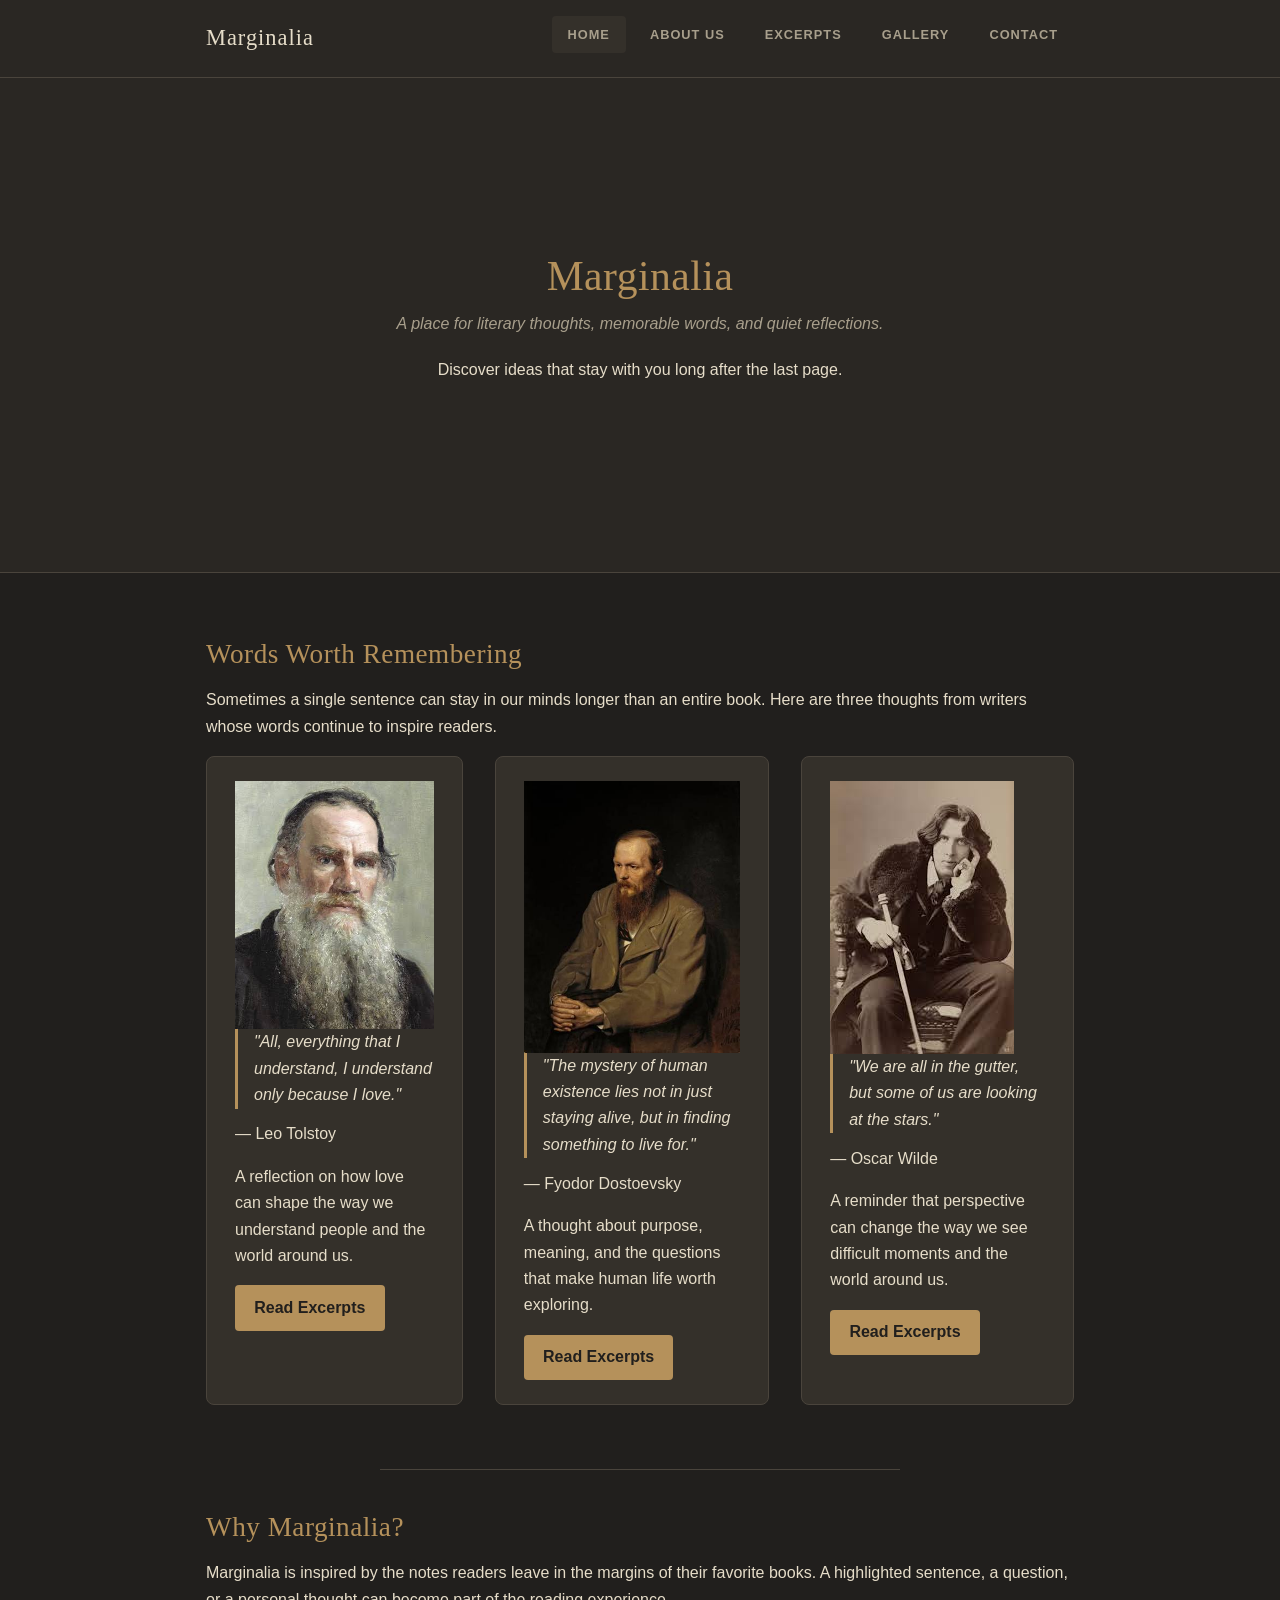
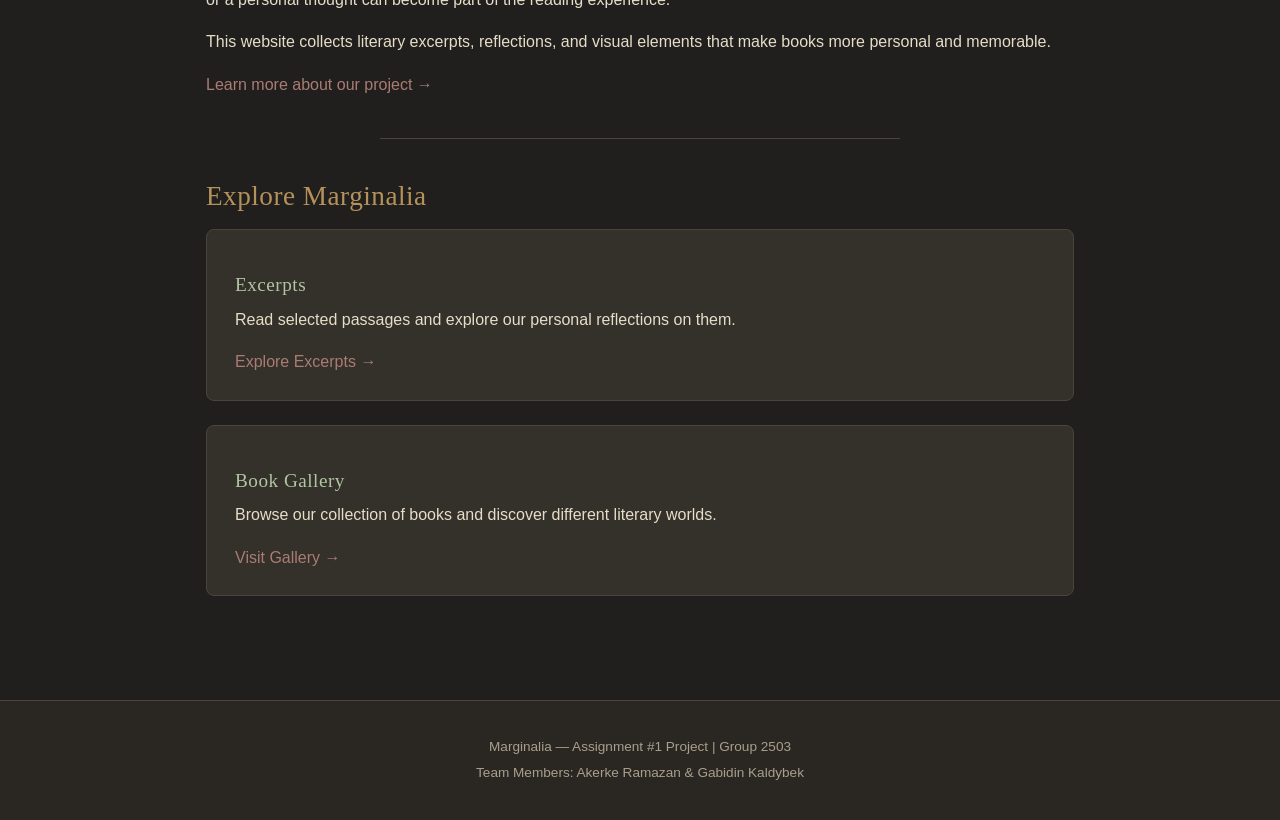
<file: index.html>
<!DOCTYPE html>
<html lang="en">
<head>
    <meta charset="UTF-8">
    <meta name="viewport" content="width=device-width, initial-scale=1.0">

    <title>Marginalia — A Place for Literary Thoughts</title>

    <meta
        name="description"
        content="Marginalia is a literary space for quotes, reflections, excerpts, and ideas from books."
    >

    <link rel="stylesheet" href="css/style.css">
</head>

<body>
	<header class="site-header">
		<div class="container header-inner">
			<a href="index.html" id="site-title">Marginalia</a>
			<nav>
        <ul class="nav-menu">
          <li><b><a href="index.html" class="active">Home</a></b></li>
          <li><b><a href="about.html" >About Us</a></b></li>
          <li><b><a href="excerpts.html">Excerpts</a></b></li>
          <li><b><a href="gallery.html" >Gallery</a></b></li>
          <li><b><a href="contact.html" >Contact</a></b></li>
        </ul>
      </nav>
		</div>
	</header>
	<section id="hero">
		<h1>Marginalia</h1>
		<p class="tagline">A place for literary thoughts, memorable words, and quiet reflections.</p>
		<p>Discover ideas that stay with you long after the last page.</p>
	</section>
	<main>
		<div class="container">
			<section>
				<h2>Words Worth Remembering</h2>
				<p>Sometimes a single sentence can stay in our minds longer than an entire book. Here are three thoughts from writers whose words continue to inspire readers.</p>
				<div class="card-row">
					<div class="quote-card card">
						<img src="images/leo-tolstoy.jpg" alt="Portrait of Leo Tolstoy" class="author-photo">
						<div class="quote-card-content">
							<blockquote>"All, everything that I understand, I understand only because I love."</blockquote>
							<p class="quote-author">— Leo Tolstoy</p>
							<p>A reflection on how love can shape the way we understand people and the world around us.</p>
							<a href="excerpts.html" class="card-button">Read Excerpts</a>
						</div>
					</div>
					<div class="quote-card card">
						<img src="images/fyodor-dostoevsky.jpg" alt="Portrait of Fyodor Dostoevsky" class="author-photo">
						<div class="quote-card-content">
							<blockquote>"The mystery of human existence lies not in just staying alive, but in finding something to live for."</blockquote>
							<p class="quote-author">— Fyodor Dostoevsky</p>
							<p>A thought about purpose, meaning, and the questions that make human life worth exploring.</p>
							<a href="excerpts.html" class="card-button">Read Excerpts</a>
						</div>
					</div>
					<div class="quote-card card">
						<img src="images/oscar-wilde.jpg" alt="Portrait of Oscar Wilde" class="author-photo">
						<div class="quote-card-content">
							<blockquote>"We are all in the gutter, but some of us are looking at the stars."</blockquote>
							<p class="quote-author">— Oscar Wilde</p>
							<p>A reminder that perspective can change the way we see difficult moments and the world around us.</p>
							<a href="excerpts.html" class="card-button">Read Excerpts</a>
						</div>
					</div>
				</div>
			</section>
			<hr class="section-divider">
			<section>
				<h2>Why Marginalia?</h2>
				<p>Marginalia is inspired by the notes readers leave in the margins of their favorite books. A highlighted sentence, a question, or a personal thought can become part of the reading experience.</p>
				<p>This website collects literary excerpts, reflections, and visual elements that make books more personal and memorable.</p>
				<a href="about.html">Learn more about our project →</a>
			</section>
			<hr class="section-divider">
			<section>
				<h2>Explore Marginalia</h2>
				<div class="card">
					<h3>Excerpts</h3>
					<p>Read selected passages and explore our personal reflections on them.</p>
					<a href="excerpts.html">Explore Excerpts →</a>
				</div>
				<div class="card">
					<h3>Book Gallery</h3>
					<p>Browse our collection of books and discover different literary worlds.</p>
					<a href="gallery.html">Visit Gallery →</a>
				</div>
			</section>
		</div>
	</main>

   <footer>
    <p>Marginalia — Assignment #1 Project | Group 2503</p>
    <p>Team Members: Akerke Ramazan &amp; Gabidin Kaldybek</p>
  </footer>


</body>
</html>
</file>
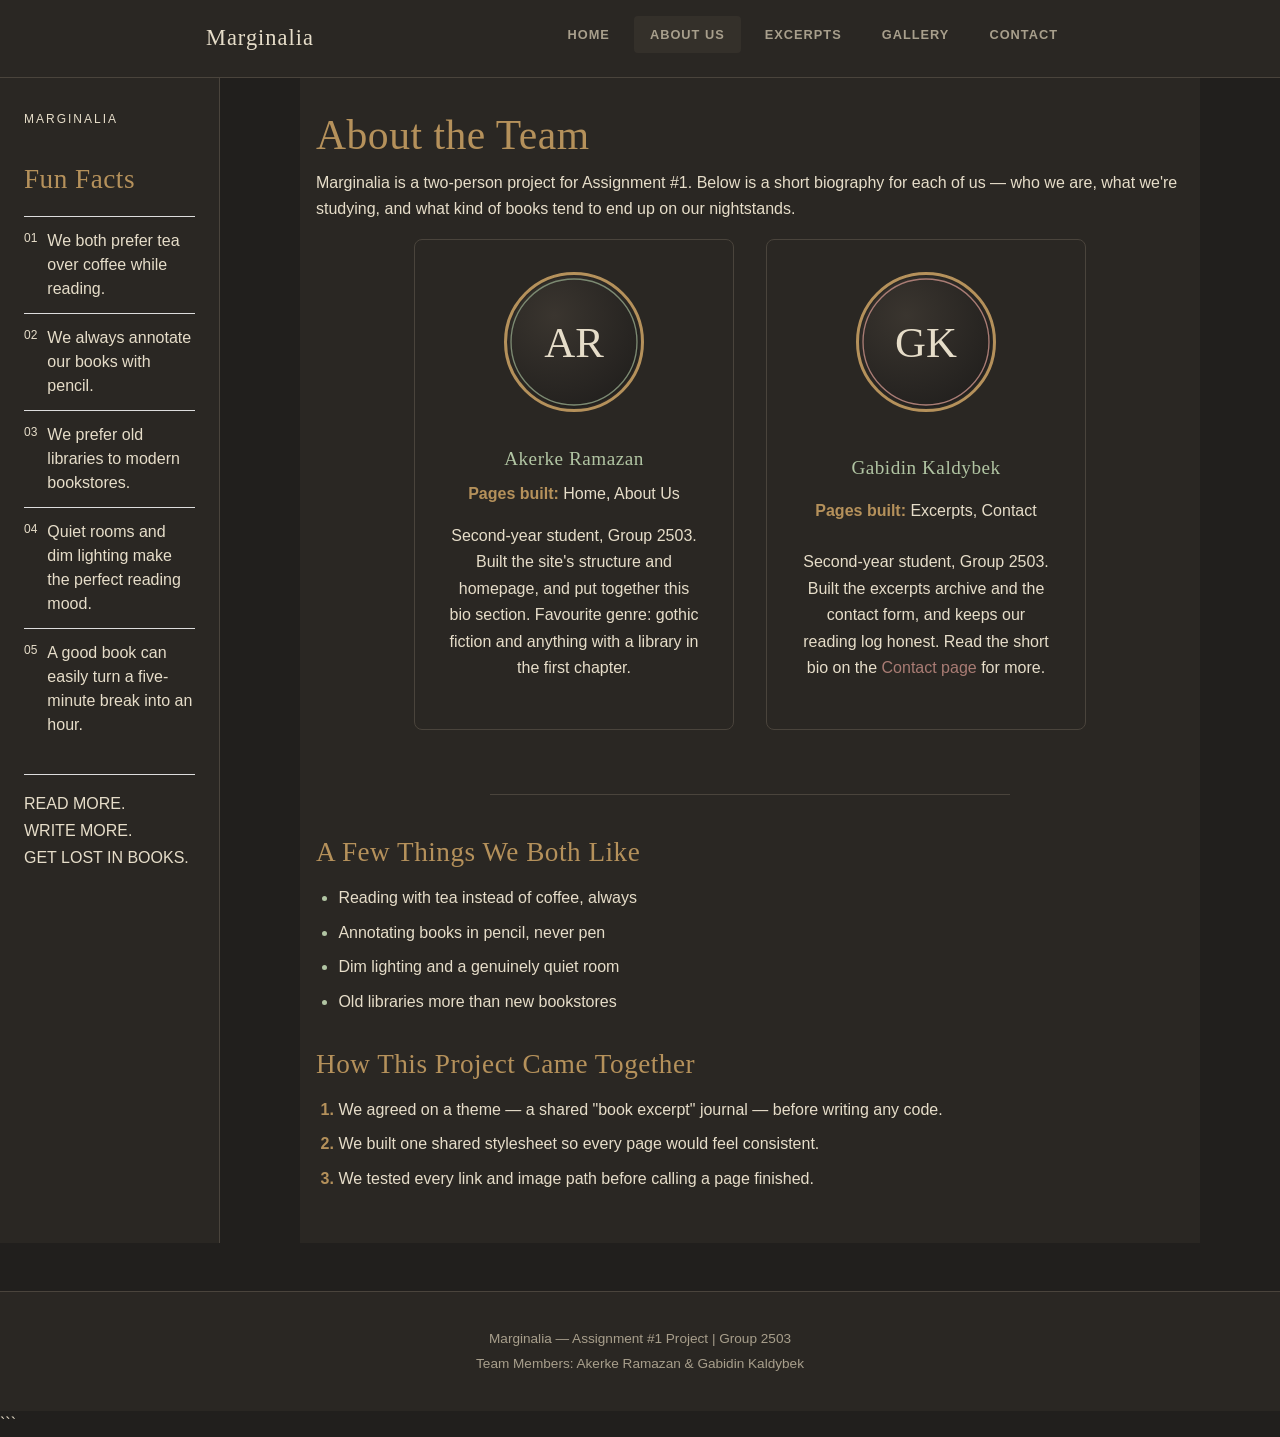
<file: about.html>
<!DOCTYPE html>
<html lang="en">
<head>
  <meta charset="UTF-8">
  <meta name="viewport" content="width=device-width, initial-scale=1.0">
  <title>About Us — Marginalia</title>
  <link rel="stylesheet" href="css/style.css">
</head>

<body>

  <div class="page-layout">

    <header class="site-header">
      <div class="container header-inner">

        <a href="index.html" id="site-title">Marginalia</a>

        <nav>
          <ul class="nav-menu">
            <li><b><a href="index.html">Home</a></b></li>
            <li><b><a href="about.html" class="active">About Us</a></b></li>
            <li><b><a href="excerpts.html">Excerpts</a></b></li>
            <li><b><a href="gallery.html">Gallery</a></b></li>
            <li><b><a href="contact.html">Contact</a></b></li>
          </ul>
        </nav>

      </div>
    </header>


    <aside class="sidebar">

      <p class="sidebar-label">MARGINALIA</p>

      <h2>Fun Facts</h2>

      <div class="fun-fact">
        <span>01</span>
        <p>We both prefer tea over coffee while reading.</p>
      </div>

      <div class="fun-fact">
        <span>02</span>
        <p>We always annotate our books with pencil.</p>
      </div>

      <div class="fun-fact">
        <span>03</span>
        <p>We prefer old libraries to modern bookstores.</p>
      </div>

      <div class="fun-fact">
        <span>04</span>
        <p>Quiet rooms and dim lighting make the perfect reading mood.</p>
      </div>

      <div class="fun-fact">
        <span>05</span>
        <p>A good book can easily turn a five-minute break into an hour.</p>
      </div>

      <div class="sidebar-bottom">
        <p>
          READ MORE.<br>
          WRITE MORE.<br>
          GET LOST IN BOOKS.
        </p>
      </div>

    </aside>


    <main class="container main-content" id="about-team">

      <h1>About the Team</h1>

      <p>
        Marginalia is a two-person project for Assignment #1.
        Below is a short biography for each of us — who we are,
        what we're studying, and what kind of books tend to end up
        on our nightstands.
      </p>

      <div class="team-grid">

        <div class="team-card card">

          <img
            src="images/avatar-akerke.svg"
            alt="Circular monogram portrait for Akerke Ramazan"
            class="avatar"
          >

          <h3>Akerke Ramazan</h3>

          <p>
            <span class="highlight">Pages built:</span>
            Home, About Us
          </p>

          <p>
            Second-year student, Group 2503. Built the site's structure
            and homepage, and put together this bio section.
            Favourite genre: gothic fiction and anything with a library
            in the first chapter.
          </p>

        </div>


        <div class="team-card card">

          <img
            src="images/avatar-teammate.svg"
            alt="Circular monogram portrait for Gabidin Kaldybek"
            class="avatar"
          >

          <h3>Gabidin Kaldybek</h3>

          <p>
            <span class="highlight">Pages built:</span>
            Excerpts, Contact
          </p>

          <p>
            Second-year student, Group 2503. Built the excerpts archive
            and the contact form, and keeps our reading log honest.
            Read the short bio on the
            <a href="contact.html">Contact page</a>
            for more.
          </p>

        </div>

      </div>

      <hr class="section-divider">

      <h2>A Few Things We Both Like</h2>

      <ul>
        <li>Reading with tea instead of coffee, always</li>
        <li>Annotating books in pencil, never pen</li>
        <li>Dim lighting and a genuinely quiet room</li>
        <li>Old libraries more than new bookstores</li>
      </ul>

      <h2>How This Project Came Together</h2>

      <ol>
        <li>
          We agreed on a theme — a shared "book excerpt"
          journal — before writing any code.
        </li>

        <li>We built one shared stylesheet so every page would feel consistent.</li>
        <li>We tested every link and image path before calling a page finished.</li>
      </ol>
  </main>

  <footer>
    <p>Marginalia — Assignment #1 Project | Group 2503</p>
    <p>Team Members: Akerke Ramazan &amp; Gabidin Kaldybek</p>
  </footer>

</body>
</html>
```
</file>
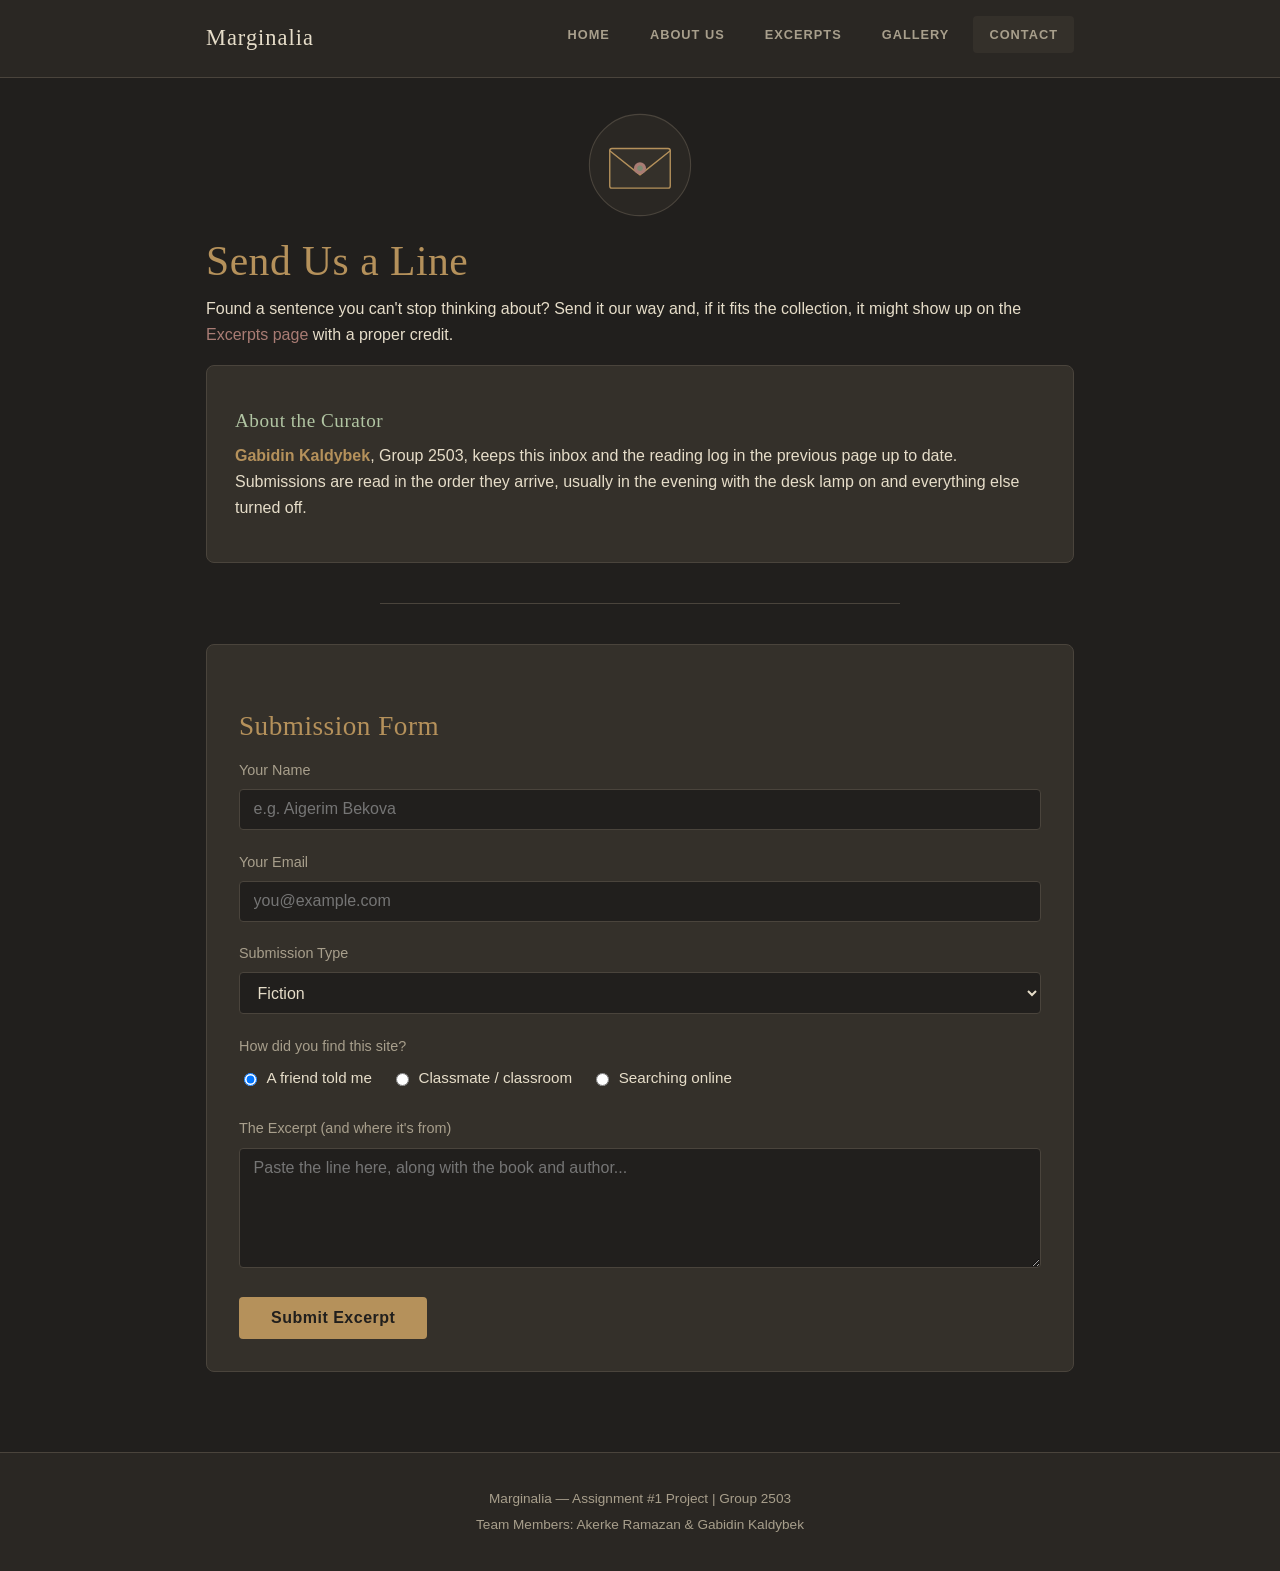
<file: contact.html>
<!DOCTYPE html>
<html lang="en">
<head>
  <meta charset="UTF-8">
  <meta name="viewport" content="width=device-width, initial-scale=1.0">
  <title>Contact — Marginalia</title>
  <link rel="stylesheet" href="css/style.css">
</head>
<body>

  <header class="site-header">
    <div class="container header-inner">
      <a href="index.html" id="site-title">Marginalia</a>
       <nav>
        <ul class="nav-menu">
          <li><b><a href="index.html">Home</a></b></li>
          <li><b><a href="about.html">About Us</a></b></li>
          <li><b><a href="excerpts.html">Excerpts</a></b></li>
          <li><b><a href="gallery.html" >Gallery</a></b></li>
          <li><b><a href="contact.html" class="active">Contact</a></b></li>
        </ul>
      </nav>
    </div>
  </header>

  <main class="container">
    <img src="images/envelope.svg" alt="Illustration of a sealed envelope with a wax stamp" width="110" height="110" style="margin:0 auto 1rem;">
    <h1>Send Us a Line</h1>
    <p>Found a sentence you can't stop thinking about? Send it our way and, if it
      fits the collection, it might show up on the <a href="excerpts.html">Excerpts page</a>
      with a proper credit.</p>

    <div class="card">
      <h3>About the Curator</h3>
      <p><span class="highlight">Gabidin Kaldybek</span>, Group 2503, keeps this
        inbox and the reading log in the previous page up to date. Submissions are
        read in the order they arrive, usually in the evening with the desk lamp on
        and everything else turned off.</p>
    </div>

    <hr class="section-divider">

    <form id="contact-form" action="#" method="post">
      <h2>Submission Form</h2>

      <div class="form-group">
        <label for="name">Your Name</label>
        <input type="text" id="name" name="name" placeholder="e.g. Aigerim Bekova" required>
      </div>

      <div class="form-group">
        <label for="email">Your Email</label>
        <input type="email" id="email" name="email" placeholder="you@example.com" required>
      </div>

      <div class="form-group">
        <label for="category">Submission Type</label>
        <select id="category" name="category">
          <option value="fiction">Fiction</option>
          <option value="poetry">Poetry</option>
          <option value="philosophy">Philosophy / Non-fiction</option>
          <option value="other">Something Else</option>
        </select>
      </div>

      <div class="form-group">
        <label>How did you find this site?</label>
        <div class="radio-group">
          <label><input type="radio" name="source" value="friend" checked> A friend told me</label>
          <label><input type="radio" name="source" value="class"> Classmate / classroom</label>
          <label><input type="radio" name="source" value="search"> Searching online</label>
        </div>
      </div>

      <div class="form-group">
        <label for="excerpt">The Excerpt (and where it's from)</label>
        <textarea id="excerpt" name="excerpt" placeholder="Paste the line here, along with the book and author..."></textarea>
      </div>

      <button type="submit">Submit Excerpt</button>
    </form>
  </main>

  <footer>
    <p>Marginalia — Assignment #1 Project | Group 2503</p>
    <p>Team Members: Akerke Ramazan &amp; Gabidin Kaldybek</p>
  </footer>

</body>
</html>
</file>
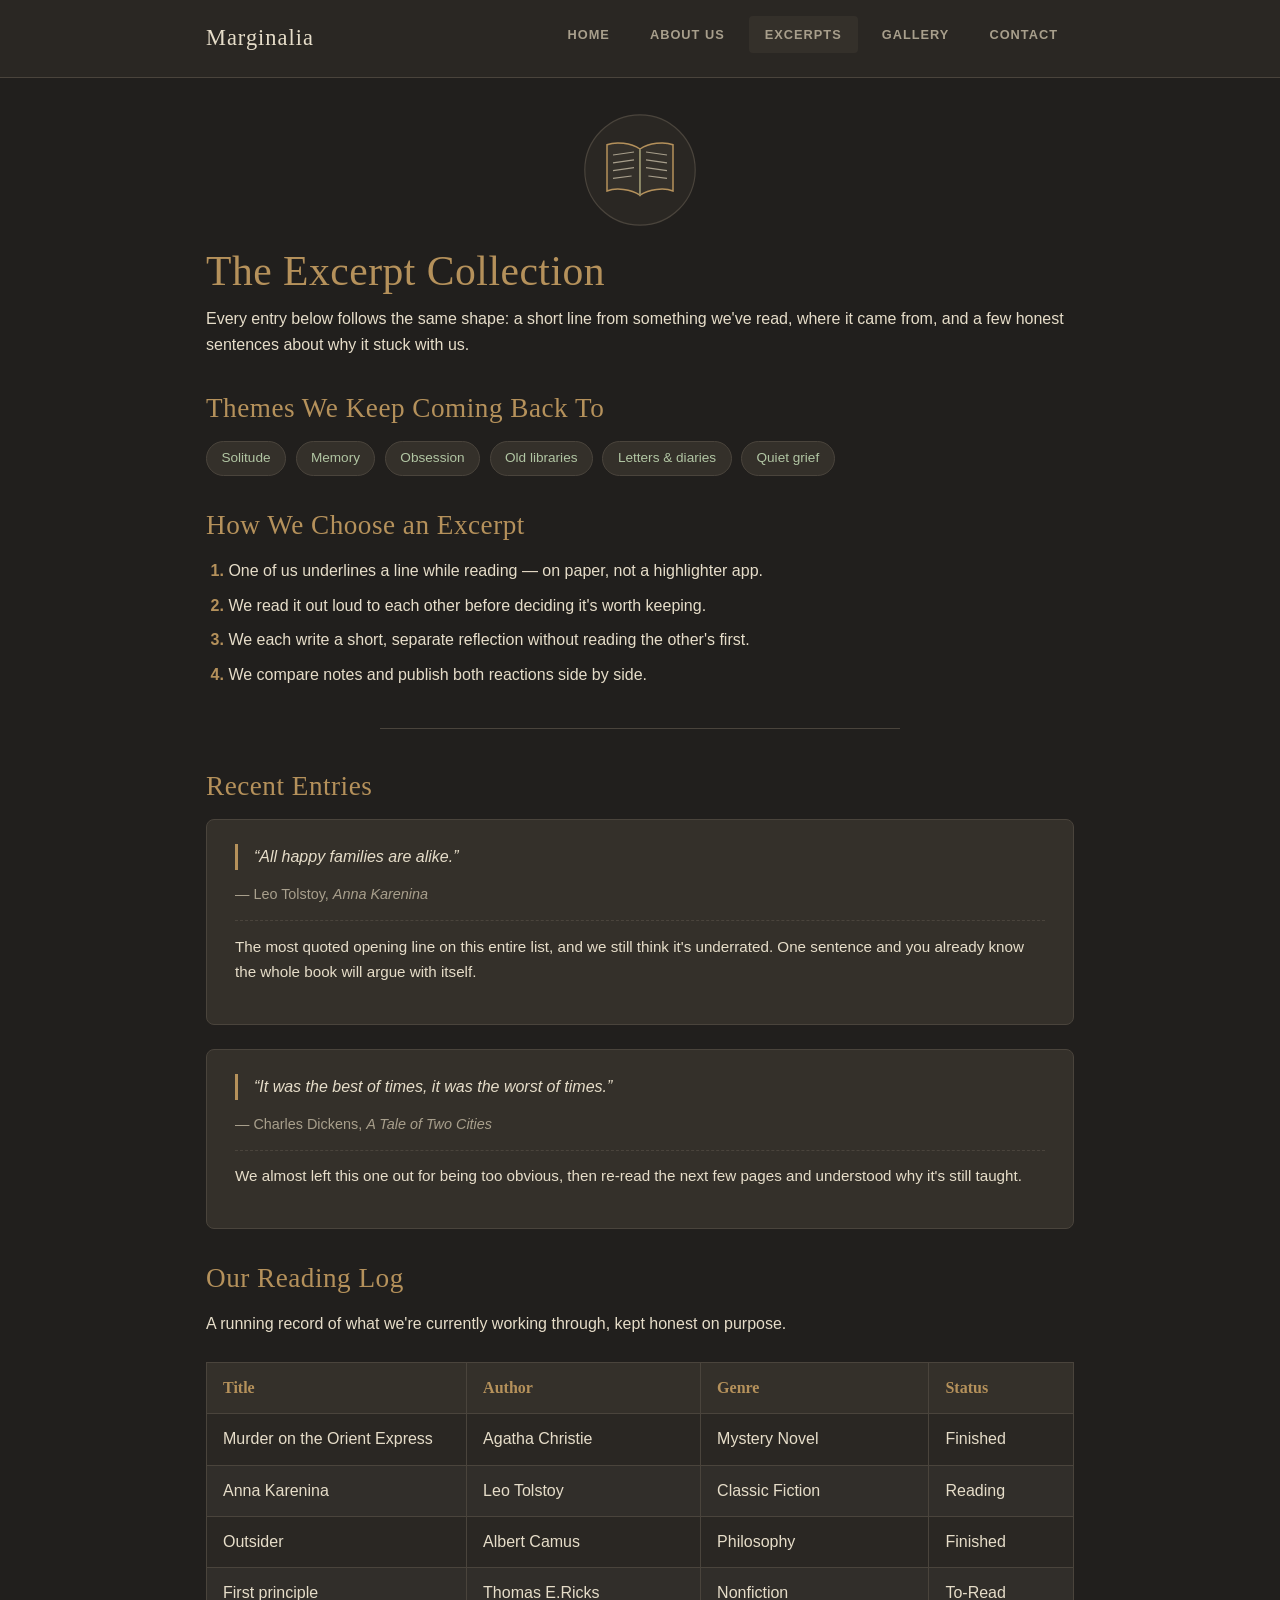
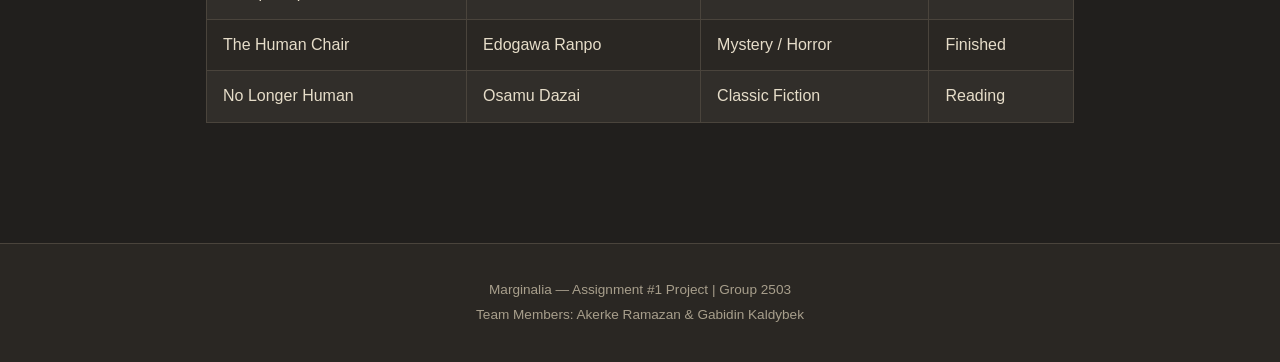
<file: excerpts.html>
<!DOCTYPE html>
<html lang="en">
<head>
  <meta charset="UTF-8">
  <meta name="viewport" content="width=device-width, initial-scale=1.0">
  <title>Excerpts — Marginalia</title>
  <link rel="stylesheet" href="css/style.css">
</head>
<body>

  <header class="site-header">
    <div class="container header-inner">
      <a href="index.html" id="site-title">Marginalia</a>
        <nav>
        <ul class="nav-menu">
          <li><b><a href="index.html">Home</a></b></li>
          <li><b><a href="about.html">About Us</a></b></li>
          <li><b><a href="excerpts.html" class="active">Excerpts</a></b></li>
          <li><b><a href="gallery.html">Gallery</a></b></li>
          <li><b><a href="contact.html">Contact</a></b></li>
        </ul>
      </nav>
    </div>
  </header>

  <main class="container">
    <img src="images/open-book.svg" alt="Illustration of an open book with lines of text on each page" width="120" height="120" style="margin:0 auto 1rem;">
    <h1>The Excerpt Collection</h1>
    <p>Every entry below follows the same shape: a short line from something we've
      read, where it came from, and a few honest sentences about why it stuck with us.</p>

    <h2>Themes We Keep Coming Back To</h2>
    <ul class="tag-list">
      <li>Solitude</li>
      <li>Memory</li>
      <li>Obsession</li>
      <li>Old libraries</li>
      <li>Letters &amp; diaries</li>
      <li>Quiet grief</li>
    </ul>

    <h2>How We Choose an Excerpt</h2>
    <ol>
      <li>One of us underlines a line while reading — on paper, not a highlighter app.</li>
      <li>We read it out loud to each other before deciding it's worth keeping.</li>
      <li>We each write a short, separate reflection without reading the other's first.</li>
      <li>We compare notes and publish both reactions side by side.</li>
    </ol>

    <hr class="section-divider">

    <h2>Recent Entries</h2>

    <div class="card excerpt-card">
      <blockquote>&ldquo;All happy families are alike.&rdquo;</blockquote>
      <p class="source">— Leo Tolstoy, <em>Anna Karenina</em></p>
      <p class="reflection">The most quoted opening line on this entire list, and we still
        think it's underrated. One sentence and you already know the whole book will
        argue with itself.</p>
    </div>

    <div class="card excerpt-card">
      <blockquote>&ldquo;It was the best of times, it was the worst of times.&rdquo;</blockquote>
      <p class="source">— Charles Dickens, <em>A Tale of Two Cities</em></p>
      <p class="reflection">We almost left this one out for being too obvious, then
        re-read the next few pages and understood why it's still taught.</p>
    </div>

    <h2>Our Reading Log</h2>
    <p>A running record of what we're currently working through, kept honest on purpose.</p>
    <table id="excerpts-table">
      <thead>
        <tr>
          <th>Title</th>
          <th>Author</th>
          <th>Genre</th>
          <th>Status</th>
        </tr>
      </thead>
      <tbody>
        <tr>
          <td>Murder on the Orient Express</td>
          <td>Agatha Christie</td>
          <td>Mystery Novel</td>
          <td>Finished</td>
        </tr>
        <tr>
          <td>Anna Karenina</td>
          <td>Leo Tolstoy</td>
          <td>Classic Fiction</td>
          <td>Reading</td>
        </tr>
        <tr>
          <td>Outsider</td>
          <td>Albert Camus</td>
          <td>Philosophy</td>
          <td>Finished</td>
        </tr>
        <tr>
          <td>First principle</td>
          <td>Thomas E.Ricks</td>
          <td>Nonfiction</td>
          <td>To-Read</td>
        </tr>
        <tr>
          <td>The Human Chair</td>
          <td>Edogawa Ranpo</td>
          <td>Mystery / Horror</td>
          <td>Finished</td>          
        </tr>
        <tr>
          <td>No Longer Human</td>
          <td>Osamu Dazai</td>
          <td>Classic Fiction</td>
          <td>Reading</td>
        </tr>
      </tbody>
    </table>
  </main>

  <footer>
    <p>Marginalia — Assignment #1 Project | Group 2503</p>
    <p>Team Members: Akerke Ramazan &amp; Gabidin Kaldybek</p>
  </footer>

</body>
</html>
</file>
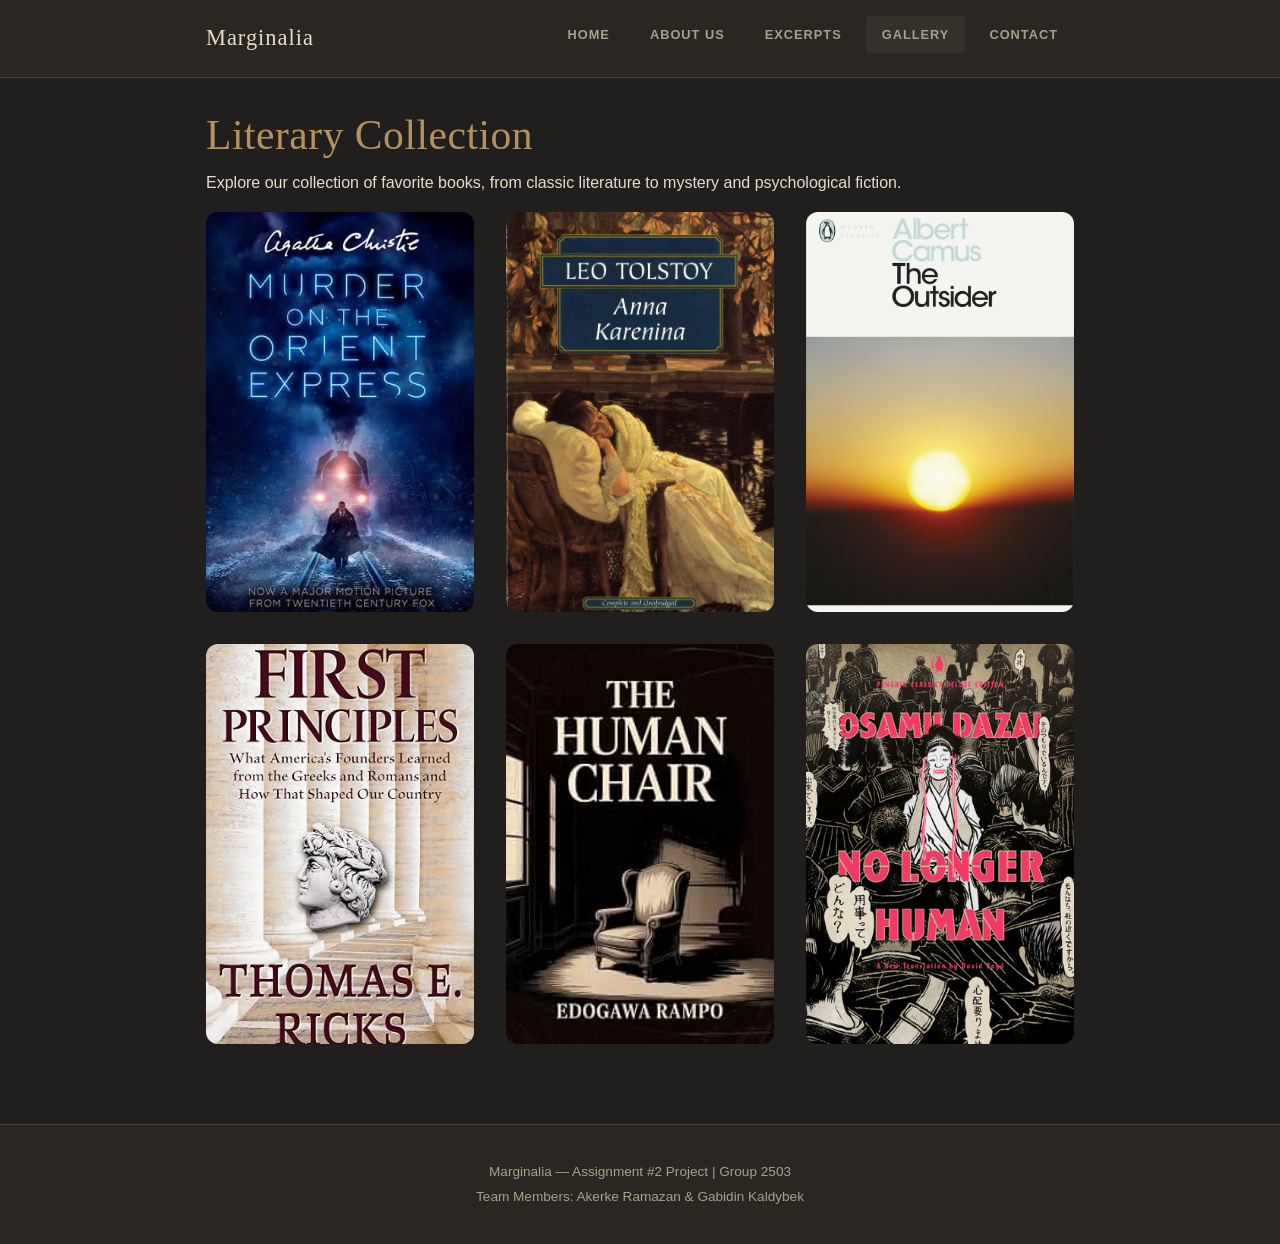
<file: gallery.html>
<!DOCTYPE html>
<html lang="en">
<head>
  <meta charset="UTF-8">
  <meta name="viewport" content="width=device-width, initial-scale=1.0">
  <title>Gallery — Marginalia</title>
  <link rel="stylesheet" href="css/style.css">
</head>
<body>

  <header class="site-header">
    <div class="container header-inner">
      <a href="index.html" id="site-title">Marginalia</a>
        <nav>
        <ul class="nav-menu">
          <li><b><a href="index.html">Home</a></b></li>
          <li><b><a href="about.html">About Us</a></b></li>
          <li><b><a href="excerpts.html">Excerpts</a></b></li>
          <li><b><a href="gallery.html" class="active">Gallery</a></b></li>
          <li><b><a href="contact.html">Contact</a></b></li>
        </ul>
      </nav>
    </div>
  </header>

  <main class="container" id="gallery-main">
    <h1>Literary Collection</h1>
    <p class="gallery-intro">Explore our collection of favorite books, from classic literature to mystery and psychological fiction.</p>

    <div class="gallery-grid">
      
      <div class="gallery-card">
        <img src="images/murder-on-the-orient-express.jpg" alt="Murder on the Orient Express" > 
        <div class="gallery-overlay">
        <h3>Murder on the Orient Express</h3>
        <h4>Agatha Christie</h4>
        <p>A classic mystery about a murder aboard the famous Orient Express, investigated by Hercule Poirot.</p>
        </div>
      </div>

      <div class="gallery-card">
        <img src="images/anna-karenina.jpg" alt="Anna Karenina">
        <div class="gallery-overlay">
        <h3>Anna Karenina</h3>
        <h4>Leo Tolstoy</h4>
        <p>A classic novel about love, family, society, and the consequences of difficult personal choices.</p>
        </div>
       </div>

      <div class="gallery-card">
        <img src="images/the-outsider.jpg" alt="The Outsider">
        <div class="gallery-overlay">
        <h3>The Outsider</h3>
        <h4>Albert Camus</h4>
        <p>A philosophical novel exploring alienation, morality, and the absurd through the life of Meursault.</p>
        </div>
      </div>

      <div class="gallery-card">
        <img src="images/first-principle.jpg" alt="First Principle">
        <div class="gallery-overlay">
        <h3>First Principle</h3>
        <h4>Thomas E. Ricks</h4>
        <p>A nonfiction work exploring leadership, military history, and the principles behind successful strategy.</p>
        </div>
      </div>

      <div class="gallery-card">
       <img src="images/the-human-chair.jpg" alt="The Human Chair">
        <div class="gallery-overlay">
        <h3>The Human Chair</h3>
        <h4>Edogawa Ranpo</h4>
        <p>A mysterious and unsettling story about obsession, identity, and a disturbing secret hidden inside a chair.</p>
        </div>
      </div>

      <div class="gallery-card">
        <img src="images/no-longer-human.jpg" alt="No Longer Human" >
        <div class="gallery-overlay">
        <h3>No Longer Human</h3>
        <h4>Osamu Dazai</h4>
        <p>A dark psychological novel about loneliness, alienation, and a man's struggle to connect with society.</p>
        </div>
      </div>
    </div>
  </main>

  <footer>
    <p>Marginalia — Assignment #2 Project | Group 2503</p>
    <p>Team Members: Akerke Ramazan &amp; Gabidin Kaldybek</p>
  </footer>

</body>
</html>
</file>
<file: css/style.css>
:root {
  --bg: #211f1d;
  --bg-alt: #2a2723;
  --surface: #34302a;
  --border: #4a443c;
  --text: #e6ddc9;
  --text-muted: #a89f8c;
  --accent-gold: #b5915b;
  --accent-gold-dark: #8f7248;
  --accent-sage: #b1c5a3;
  --accent-rose: #a97c74;

  --font-heading: Georgia, 'Times New Roman', Times, serif;
  --font-body: 'Segoe UI', Tahoma, Verdana, sans-serif;
}

* {
  box-sizing: border-box;
}

body {
  margin: 0;
  background-color: var(--bg);
  color: var(--text);
  font-family: var(--font-body);
  line-height: 1.65;
}

h1, h2, h3 {
  font-family: var(--font-heading);
  color: var(--accent-gold);
  font-weight: 400;
  letter-spacing: 0.5px;
  line-height: 1.25;
}

h1 { font-size: 2.6rem; margin: 0 0 0.5rem; }
h2 { font-size: 1.7rem; margin: 2rem 0 1rem; }
h3 { font-size: 1.2rem; margin: 1.2rem 0 0.6rem; color: var(--accent-sage); }

p { margin: 0 0 1rem; color: var(--text); }

a {
  color: var(--accent-rose);
  text-decoration: none;
  transition: color 0.2s ease;
}

a:hover {
  color: var(--accent-gold);
  text-decoration: underline;
}

img { max-width: 100%; display: block; }

ul, ol { margin: 0 0 1.2rem; padding-left: 1.4rem; }
ul li, ol li { margin-bottom: 0.5rem; }
ul li::marker { color: var(--accent-sage); }
ol li::marker { color: var(--accent-gold); font-weight: bold; }

table {
  width: 100%;
  border-collapse: collapse;
  margin: 1.5rem 0 2.5rem;
  background-color: var(--bg-alt);
}

th, td {
  border: 1px solid var(--border);
  padding: 0.75rem 1rem;
  text-align: left;
}

th {
  font-family: var(--font-heading);
  color: var(--accent-gold);
  background-color: var(--surface);
}

tr:nth-child(even) td { background-color: rgba(255, 255, 255, 0.03); }

blockquote {
  margin: 0 0 0.8rem;
  padding-left: 1rem;
  border-left: 3px solid var(--accent-gold);
  font-style: italic;
  color: var(--text);
}

.container {
  width: 90%;
  max-width: 900px;
  margin: 0 auto;
  padding: 2rem 1rem;
}

.section-divider {
  width: 60%;
  height: 1px;
  margin: 2.5rem auto;
  background-color: var(--border);
  border: none;
}

.tagline {
  color: var(--text-muted);
  font-style: italic;
  margin-bottom: 1.2rem;
}

.card {
  background-color: var(--surface);
  border: 1px solid var(--border);
  border-radius: 8px;
  padding: 1.5rem 1.75rem;
  margin-bottom: 1.5rem;
}

.card-row {
  display: flex;
  gap: 2rem;
  align-items: stretch;
}
.card-button {
  display: inline-block;
  align-self: flex-start;
  margin-top: auto;
  padding: 0.6rem 1.2rem;

  background-color: var(--accent-gold);
  color: var(--bg);

  border-radius: 4px;
  font-weight: bold;
  text-decoration: none;

  transition: transform 0.2s ease, background-color 0.2s ease;
}

.card-button:hover {
  background-color: var(--accent-gold-dark);
  color: var(--bg);
  text-decoration: none;
  transform: translateY(-2px);
}

.book-card {
  flex: 1;
  display: flex;
  flex-direction: column;
  margin-bottom: 0;
  transition: transform 0.3s ease, box-shadow 0.3s ease;
}

 .book-card:hover {
  transform: translateY(-6px);
  box-shadow: 0 12px 25px rgba(0, 0, 0, 0.4);
}

.book-card img {
  width: 100%;
  height: 220px;
  object-fit: cover;
  border-radius: 6px;
  margin-bottom: 1rem;
}

.book-card-content {
  display: flex;
  flex-direction: column;
  flex: 1;
}

.book-card h3 {
  margin-top: 0;
}

.book-author {
  color: var(--text-muted);
  font-style: italic;
  margin-bottom: 0.8rem;
}  

.excerpt-card .source {
  color: var(--text-muted);
  font-size: 0.9rem;
  margin-bottom: 0.8rem;
}

.excerpt-card .reflection {
  border-top: 1px dashed var(--border);
  padding-top: 0.8rem;
  margin-top: 0.8rem;
  font-size: 0.95rem;
}

.highlight {
  color: var(--accent-gold);
  font-weight: bold;
}

.avatar {
  width: 140px;
  height: 140px;
  border-radius: 50%;
  object-fit: cover;
  border: 3px solid var(--accent-gold);
  margin: 0 auto 1rem;
}

.team-grid {
  display: flex;
  flex-wrap: wrap;
  gap: 2rem;
  justify-content: center;
  align-items: stretch; 
}

.team-card {
  flex: 1 1 260px;
  max-width: 320px;
  text-align: center;
  display: flex;         
  flex-direction: column;
  justify-content: space-between; 
  padding: 2rem;
  background-color: var(--bg-alt);
  border-radius: 8px;
  border: 1px solid var(--border);
  transition: transform 0.3s ease, box-shadow 0.3s ease; 
}


.team-card:hover {
  transform: translateY(-6px);
  box-shadow: 0 10px 25px rgba(0, 0, 0, 0.4); 
}
.tag-list {
  display: flex;
  flex-wrap: wrap;
  gap: 0.6rem;
  list-style: none;
  padding-left: 0;
}

.tag-list li {
  background-color: var(--surface);
  border: 1px solid var(--border);
  color: var(--accent-sage);
  padding: 0.35rem 0.9rem;
  border-radius: 999px;
  font-size: 0.85rem;
  margin: 0;
}

#site-title {
  font-family: var(--font-heading);
  font-size: 1.4rem;
  color: var(--text);
  letter-spacing: 1px;
}

#site-title:hover { color: var(--accent-gold); text-decoration: none; }

#hero {
  min-height: 55vh;
  padding: 4rem 2rem;
  display: flex;
  flex-direction: column;
  justify-content: center;
  align-items: center;
  text-align: center;
  background-color: var(--bg-alt);
  border-bottom: 1px solid var(--border);
}

#hero img { margin-bottom: 1rem; }

#about-team { background-color: var(--bg-alt); }

#contact-form {
  background-color: var(--surface);
  border: 1px solid var(--border);
  border-radius: 8px;
  padding: 2rem;
}

#excerpts-table th:first-child { width: 30%; }

.site-header {
  background-color: var(--bg-alt);
  border-bottom: 1px solid var(--border);
  position: sticky;
  top: 0;
  z-index: 10;
}

.header-inner {
  display: flex;
  justify-content: space-between;
  align-items: center;
  padding-top: 1rem;
  padding-bottom: 1rem;
}

.nav-menu {
  display: flex;
  gap: 0.5rem;
  list-style: none;
  margin: 0;
  padding: 0;
}

.nav-menu a {
  display: inline-block;
  padding: 0.5rem 1rem;
  color: var(--text-muted);
  text-transform: uppercase;
  font-size: 0.8rem;
  letter-spacing: 1px;
  border-radius: 4px;
}

.nav-menu a:hover,
.nav-menu a.active {
  background-color: var(--surface);
  color: var(--text-muted);
  text-decoration: none;
}

.form-group { margin-bottom: 1.3rem; }

.form-group label {
  display: block;
  margin-bottom: 0.4rem;
  color: var(--text-muted);
  font-size: 0.9rem;
}

input[type="text"],
input[type="email"],
select,
textarea {
  width: 100%;
  padding: 0.65rem 0.85rem;
  background-color: var(--bg);
  border: 1px solid var(--border);
  border-radius: 4px;
  color: var(--text);
  font-family: var(--font-body);
  font-size: 1rem;
}

textarea { min-height: 120px; resize: vertical; }

input[type="text"]:focus,
input[type="email"]:focus,
select:focus,
textarea:focus {
  outline: none;
  border-color: var(--accent-gold);
  box-shadow: 0 0 0 3px rgba(181, 145, 91, 0.22);
}

.radio-group { display: flex; flex-wrap: wrap; gap: 1.2rem; }
.radio-group label { display: flex; align-items: center; gap: 0.4rem; color: var(--text); font-size: 0.95rem; }

button, input[type="submit"] {
  background-color: var(--accent-gold);
  color: var(--bg);
  border: none;
  padding: 0.75rem 2rem;
  border-radius: 4px;
  font-size: 1rem;
  font-weight: bold;
  letter-spacing: 0.5px;
  cursor: pointer;
  transition: background-color 0.2s ease;
}

button:hover, input[type="submit"]:hover {
  background-color: var(--accent-gold-dark);
}

footer {
  background-color: var(--bg-alt);
  border-top: 1px solid var(--border);
  text-align: center;
  padding: 2rem 1rem;
  margin-top: 3rem;
  color: var(--text-muted);
  font-size: 0.85rem;
}

footer p { margin: 0.2rem 0; color: var(--text-muted); }

@media (max-width: 600px) {
  .header-inner {
    flex-direction: column;
    gap: 0.8rem;
  }

  .card-row {
    flex-direction: column;
  }

  h1 {
    font-size: 2rem;
  }

  #hero {
    min-height: 40vh;
    padding: 2.5rem 1rem;
  }
}
.gallery-grid {
    display: grid;
    grid-template-columns: repeat(3, 1fr);
    gap: 2rem;
}

.gallery-card {
    position: relative;
    height: 400px;
    overflow: hidden;
    border-radius: 12px;
    cursor: pointer;
    background-color: var(--bg-alt);
}

.gallery-card img {
    width: 100%;
    height: 100%;
    object-fit: cover;
    display: block;
    transition: transform 0.5s ease;
}

.gallery-overlay {
    position: absolute;
    inset: 0;

    display: flex;
    flex-direction: column;
    justify-content: center;
    align-items: center;

    text-align: center;
    padding: 2rem;

    background: rgba(0, 0, 0, 0.75);
    color: white;

    opacity: 0;
    transition: opacity 0.4s ease;
}

.gallery-overlay h3 {
    margin: 0 0 0.5rem;
}

.gallery-overlay h4 {
    margin: 0 0 1rem;
    font-style: italic;
    font-weight: normal;
}

.gallery-overlay p {
    margin: 0;
    max-width: 300px;
}

.gallery-card:hover img {
    transform: scale(1.08);
}

.gallery-card:hover .gallery-overlay {
    opacity: 1;
}

@media (max-width: 800px) {
    .gallery-grid {
        grid-template-columns: repeat(2, 1fr);
    }
}

@media (max-width: 550px) {
    .gallery-grid {
        grid-template-columns: 1fr;
    }
}


.page-layout {
    display: grid;
    grid-template-columns: 220px 1fr;
    grid-template-rows: auto 1fr auto;

    grid-template-areas:
        "header header"
        "sidebar main"
        "footer footer";

    min-height: 100vh;
}
.page-layout .site-header {
    grid-area: header;
}

.page-layout .sidebar {
    grid-area: sidebar;
}

.page-layout main {
    grid-area: main;
}

.page-layout footer {
    grid-area: footer;
}
.sidebar {
    background-color: var(--bg-alt);
    border-right: 1px solid var(--border);
    padding: 2rem 1.5rem;
}

.sidebar h3 {
    margin-top: 0;
}

.sidebar ul {
    list-style: none;
    padding: 0;
}

.sidebar li {
    margin-bottom: 0.8rem;
}

.page-layout {
  min-height: 100vh;
  display: grid;
  grid-template-columns: 220px 1fr;
  grid-template-rows: auto 1fr auto;
  grid-template-areas:
    "header header"
    "sidebar main"
    "footer footer";
}

.site-header {
  grid-area: header;
}


.main-content {
  grid-area: main;
}

footer {
  grid-area: footer;
}

.sidebar-label {
  margin-bottom: 10px;
  font-size: 12px;
  letter-spacing: 2px;
}

.sidebar h2 {
  margin-bottom: 20px;
}

.fun-fact {
  display: flex;
  gap: 10px;
  padding: 12px 0;
  border-top: 1px solid #ddd;
}

.fun-fact span {
  font-size: 12px;
}

.fun-fact p {
  margin: 0;
  line-height: 1.5;
}

.sidebar-bottom {
  margin-top: 25px;
  padding-top: 15px;
  border-top: 1px solid #ddd;
}

.sidebar-bottom p {
  margin: 0;
  line-height: 1.7;
}

@media (max-width: 800px) {
  .page-layout {
    grid-template-columns: 1fr;
    grid-template-rows: auto auto 1fr auto;
    grid-template-areas:
      "header"
      "sidebar"
      "main"
      "footer";
  }

  .sidebar {
    border-right: none;
    border-bottom: 1px solid #ddd;
  }
}
</file>
